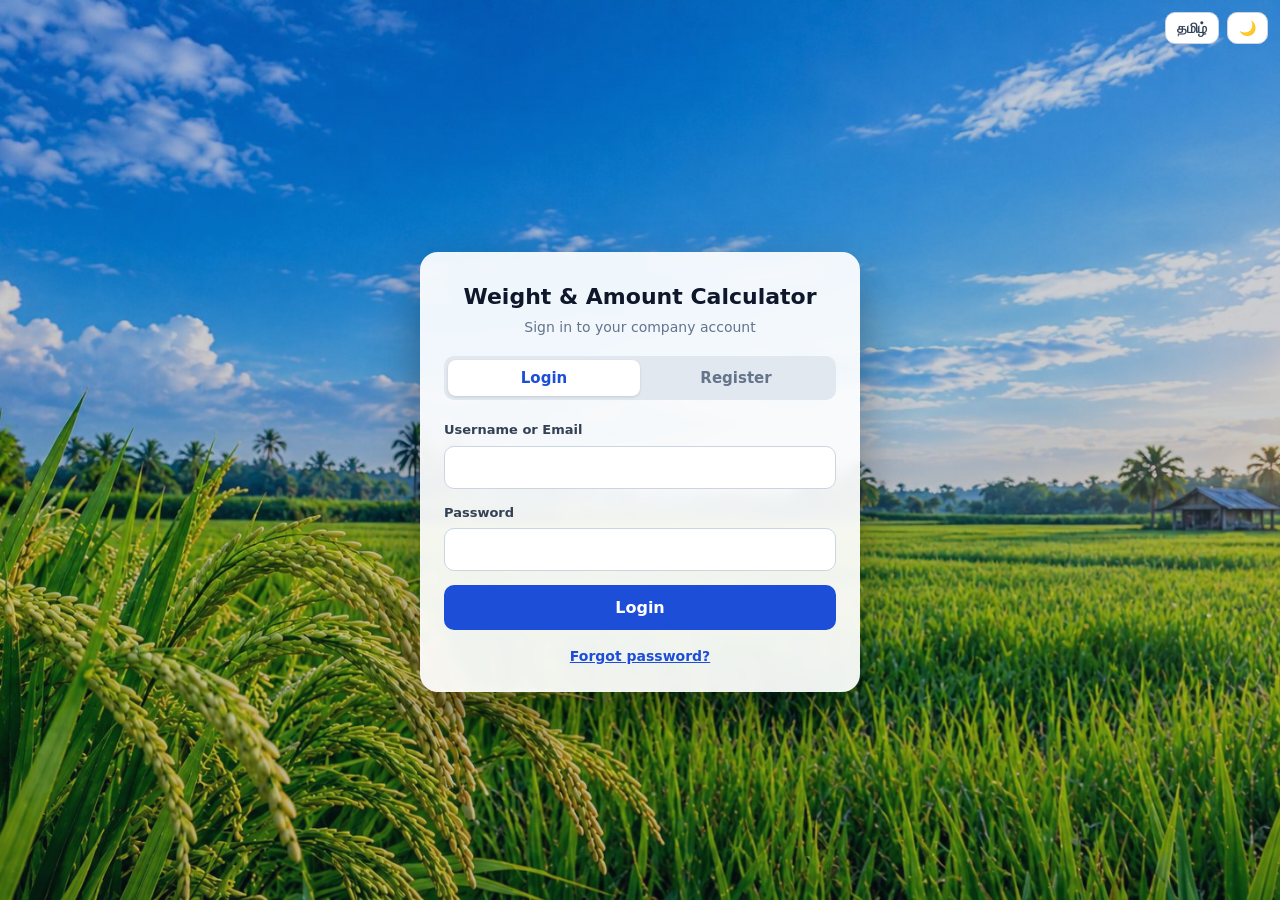
<file: index.html>
<!DOCTYPE html>
<html lang="en" data-title="title.login">
<head>
<meta charset="UTF-8">
<meta name="viewport" content="width=device-width, initial-scale=1.0">
<title>Login – Weight Calculator</title>
<link rel="stylesheet" href="style.css">
<link rel="manifest" href="manifest.webmanifest">
<meta name="theme-color" content="#0f766e">
<link rel="icon" type="image/png" href="icon-192.png">
<link rel="apple-touch-icon" href="apple-touch-icon.png">
<meta name="apple-mobile-web-app-capable" content="yes">
<meta name="mobile-web-app-capable" content="yes">
<script src="theme.js"></script>
</head>
<body>

<div class="corner">
  <button class="icon-btn" id="langBtn" type="button" data-i18n-title="lang.toggle">தமிழ்</button>
  <button class="icon-btn" id="themeBtn" type="button" data-i18n-title="theme.toggle">🌙</button>
</div>

<div class="auth-wrap">
  <div class="auth-card">
    <h1 data-i18n="app.name">Weight &amp; Amount Calculator</h1>
    <p class="sub" data-i18n="login.sub">Sign in to your company account</p>

    <div class="tabs">
      <button class="tab active" id="tabLogin" type="button" data-i18n="tab.login">Login</button>
      <button class="tab" id="tabRegister" type="button" data-i18n="tab.register">Register</button>
    </div>

    <div class="msg" id="msg"></div>

    <!-- LOGIN -->
    <form id="loginForm" autocomplete="on">
      <div class="field">
        <label for="loginUser" data-i18n="f.userOrEmail">Username or Email</label>
        <input type="text" id="loginUser" autocomplete="username" required>
      </div>
      <div class="field">
        <label for="loginPass" data-i18n="f.password">Password</label>
        <input type="password" id="loginPass" autocomplete="current-password" required>
      </div>
      <button class="btn block" type="submit" data-i18n="btn.login">Login</button>
      <div class="link-row">
        <button class="link-btn" id="forgotLink" type="button" data-i18n="link.forgot">Forgot password?</button>
      </div>
    </form>

    <!-- FORGOT PASSWORD -->
    <form id="forgotForm" class="hidden" autocomplete="on">
      <h2 data-i18n="forgot.title">Reset your password</h2>
      <p class="hint" style="margin-bottom:14px" data-i18n="forgot.help"></p>
      <div class="field">
        <label for="forgotUser" data-i18n="f.userOrEmail">Username or Email</label>
        <input type="text" id="forgotUser" autocomplete="username" required>
      </div>
      <button class="btn block" type="submit" data-i18n="btn.sendReset">Send reset link</button>
      <div class="link-row">
        <button class="link-btn" id="backLink" type="button" data-i18n="link.back">Back to login</button>
      </div>
    </form>

    <!-- REGISTER -->
    <form id="registerForm" class="hidden" autocomplete="on">
      <div class="field">
        <label for="regCompany" data-i18n="reg.company">Company Name *</label>
        <input type="text" id="regCompany" maxlength="80" required>
      </div>
      <div class="field">
        <label for="regAddress" data-i18n="reg.address">Company Address *</label>
        <textarea id="regAddress" rows="2" maxlength="160" required></textarea>
      </div>
      <div class="row-2">
        <div class="field">
          <label for="regPhone" data-i18n="reg.phone">Phone *</label>
          <input type="tel" id="regPhone" maxlength="25" autocomplete="tel" required>
        </div>
        <div class="field">
          <label for="regEmail" data-i18n="reg.email">Email *</label>
          <input type="email" id="regEmail" maxlength="80" autocomplete="email" required>
          <div class="hint" data-i18n="reg.emailHint">Used to reset your password.</div>
        </div>
      </div>
      <div class="field">
        <label for="regUser" data-i18n="reg.username">Username *</label>
        <input type="text" id="regUser" maxlength="30" autocomplete="username" required>
        <div class="hint" data-i18n="reg.usernameHint">3–30 characters: letters, numbers, dot, underscore.</div>
      </div>
      <div class="row-2">
        <div class="field">
          <label for="regPass" data-i18n="reg.password">Password *</label>
          <input type="password" id="regPass" autocomplete="new-password" required>
          <div class="hint" data-i18n="reg.passwordHint">At least 6 characters.</div>
        </div>
        <div class="field">
          <label for="regPass2" data-i18n="reg.confirm">Confirm Password *</label>
          <input type="password" id="regPass2" autocomplete="new-password" required>
        </div>
      </div>
      <button class="btn block" type="submit" data-i18n="btn.create">Create Account</button>
    </form>
  </div>
</div>

<script src="firebase-config.js"></script>
<script src="firebase-bundle.js"></script>
<script src="i18n.js"></script>
<script src="auth.js"></script>
<script>
  // Already signed in? Go straight to the calculator.
  Auth.whenReady().then(function (u) { if (u) window.location.replace("app.html"); }).catch(function () {});

  const $ = (id) => document.getElementById(id);
  const msg = $("msg");
  let lastMsg = null; // { key | text, type } so the message can be re-translated

  function show(textOrKey, type, isKey) {
    lastMsg = { v: textOrKey, type, isKey: !!isKey };
    renderMsg();
  }
  function renderMsg() {
    if (!lastMsg) return;
    msg.textContent = lastMsg.isKey ? t(lastMsg.v) : lastMsg.v;
    msg.className = "msg show " + lastMsg.type;
  }
  function clearMsg() { lastMsg = null; msg.className = "msg"; msg.textContent = ""; }
  I18N.onChange(renderMsg);

  function showForm(which) {
    $("loginForm").classList.toggle("hidden", which !== "login");
    $("forgotForm").classList.toggle("hidden", which !== "forgot");
    $("registerForm").classList.toggle("hidden", which !== "register");
    $("tabLogin").classList.toggle("active", which !== "register");
    $("tabRegister").classList.toggle("active", which === "register");
    clearMsg();
  }
  $("tabLogin").addEventListener("click", () => showForm("login"));
  $("tabRegister").addEventListener("click", () => showForm("register"));
  $("forgotLink").addEventListener("click", () => {
    const typed = $("loginUser").value;
    showForm("forgot");
    $("forgotUser").value = typed;
    $("forgotUser").focus();
  });
  $("backLink").addEventListener("click", () => showForm("login"));

  function busy(btn, on, key) {
    if (on) { btn.disabled = true; btn.textContent = t("btn.wait"); }
    else { btn.disabled = false; btn.textContent = t(key); }
  }

  $("loginForm").addEventListener("submit", async (e) => {
    e.preventDefault();
    clearMsg();
    const btn = e.target.querySelector("button[type=submit]");
    busy(btn, true);
    const res = await Auth.login($("loginUser").value, $("loginPass").value);
    if (res.ok) { window.location.href = "app.html"; return; }
    busy(btn, false, "btn.login");
    show(res.error, "err");
  });

  $("forgotForm").addEventListener("submit", async (e) => {
    e.preventDefault();
    clearMsg();
    const btn = e.target.querySelector("button[type=submit]");
    busy(btn, true);
    const res = await Auth.sendReset($("forgotUser").value);
    busy(btn, false, "btn.sendReset");
    if (res.ok) show("forgot.sent", "ok", true);
    else show(res.error, "err");
  });

  $("registerForm").addEventListener("submit", async (e) => {
    e.preventDefault();
    clearMsg();
    const username = $("regUser").value.trim();
    const pass = $("regPass").value;

    if (!/^[A-Za-z0-9_.]{3,30}$/.test(username)) return show("reg.errUser", "err", true);
    if (pass.length < 6) return show("reg.errPass", "err", true);
    if (pass !== $("regPass2").value) return show("reg.errMatch", "err", true);

    const btn = e.target.querySelector("button[type=submit]");
    btn.disabled = true; btn.textContent = t("btn.creating");

    const res = await Auth.register({
      company: $("regCompany").value,
      address: $("regAddress").value,
      phone: $("regPhone").value,
      email: $("regEmail").value,
      username,
      password: pass,
    });

    btn.disabled = false; btn.textContent = t("btn.create");
    if (!res.ok) return show(res.error, "err");

    $("registerForm").reset();
    showForm("login");
    $("loginUser").value = res.username;
    $("loginPass").focus();
    show("reg.ok", "ok", true);
  });
</script>
<script>
  if ("serviceWorker" in navigator) {
    window.addEventListener("load", function () { navigator.serviceWorker.register("sw.js").catch(function () {}); });
  }
</script>
</body>
</html>
</file>
<file: style.css>
:root {
  --bg: #f1f5f9;
  --card: #ffffff;
  --text: #0f172a;
  --muted: #64748b;
  --line: #e2e8f0;
  --primary: #1d4ed8;
  --primary-dark: #1e40af;
  --primary-text: #1d4ed8;
  --accent: #0f766e;
  --accent-dark: #115e59;
  --danger: #dc2626;
  --ok-bg: #ecfdf5;
  --ok-text: #065f46;
  --err-bg: #fef2f2;
  --err-text: #991b1b;
  --label: #334155;
  --input-bg: #ffffff;
  --input-border: #cbd5e1;
  --focus-ring: rgba(29, 78, 216, 0.15);
  --ghost-bg: #ffffff;
  --ghost-hover: #f1f5f9;
  --ghost-text: #334155;
  --ghost-border: #cbd5e1;
  --danger-border: #fecaca;
  --topbar-bg: #ffffff;
  --chip-bg: #dbeafe;
  --chip-text: #1e3a8a;
  --item-bg: #f8fafc;
  --tabs-bg: #e2e8f0;
  --tab-active-bg: #ffffff;
  --shadow: 0 1px 3px rgba(15, 23, 42, 0.08);
  --auth-bg: linear-gradient(135deg, #1e3a8a 0%, #0f172a 100%);
  --auth-overlay: linear-gradient(rgba(15, 23, 42, 0.18), rgba(15, 23, 42, 0.28));
  --r1-bg: #f0f9ff; --r1-line: #bae6fd; --r1-text: #0c4a6e; --r1-val: #075985;
  --r2-bg: #f0fdf4; --r2-line: #bbf7d0; --r2-text: #14532d; --r2-val: #166534;
  --r3-bg: #fffbeb; --r3-line: #fde68a; --r3-text: #78350f; --r3-val: #92400e;
  --disabled-bg: #f1f5f9;
  --btn-disabled: #94a3b8;
  --overlay: rgba(15, 23, 42, 0.55);
  --card-glass: rgba(255, 255, 255, 0.93);
  --radius: 14px;
  color-scheme: light;
}

:root[data-theme="dark"] {
  --bg: #0b1220;
  --card: #131c2e;
  --text: #e5e7eb;
  --muted: #94a3b8;
  --line: #243049;
  --primary: #2563eb;
  --primary-dark: #1d4ed8;
  --primary-text: #93c5fd;
  --accent: #0f766e;
  --accent-dark: #0d9488;
  --danger: #f87171;
  --ok-bg: #052e22;
  --ok-text: #6ee7b7;
  --err-bg: #3b1313;
  --err-text: #fca5a5;
  --label: #cbd5e1;
  --input-bg: #0f172a;
  --input-border: #334155;
  --focus-ring: rgba(96, 165, 250, 0.3);
  --ghost-bg: #131c2e;
  --ghost-hover: #1b2740;
  --ghost-text: #e2e8f0;
  --ghost-border: #334155;
  --danger-border: #7f1d1d;
  --topbar-bg: #131c2e;
  --chip-bg: #1e3a8a;
  --chip-text: #dbeafe;
  --item-bg: #0f172a;
  --tabs-bg: #0f172a;
  --tab-active-bg: #1e293b;
  --shadow: 0 1px 3px rgba(0, 0, 0, 0.5);
  --auth-bg: linear-gradient(135deg, #0b1220 0%, #020617 100%);
  --auth-overlay: linear-gradient(rgba(2, 6, 23, 0.62), rgba(2, 6, 23, 0.72));
  --r1-bg: #0c2338; --r1-line: #134b6b; --r1-text: #bae6fd; --r1-val: #7dd3fc;
  --r2-bg: #0b2a1a; --r2-line: #14532d; --r2-text: #bbf7d0; --r2-val: #86efac;
  --r3-bg: #2b2108; --r3-line: #6b4e0a; --r3-text: #fde68a; --r3-val: #fcd34d;
  --disabled-bg: #1e293b;
  --btn-disabled: #475569;
  --overlay: rgba(0, 0, 0, 0.65);
  --card-glass: rgba(19, 28, 46, 0.92);
  color-scheme: dark;
}

* { box-sizing: border-box; margin: 0; padding: 0; }

body {
  background: var(--bg);
  color: var(--text);
  font-family: "Segoe UI", system-ui, -apple-system, "Noto Sans Tamil", "Nirmala UI", "Latha", Arial, sans-serif;
  line-height: 1.5;
  min-height: 100vh;
}

button { font-family: inherit; cursor: pointer; }
input, textarea { font-family: inherit; }

/* ---------- shared form pieces ---------- */
label {
  display: block;
  font-size: 13px;
  font-weight: 600;
  color: var(--label);
  margin-bottom: 6px;
}

input[type="text"],
input[type="password"],
input[type="email"],
input[type="tel"],
input[type="number"],
input[type="search"],
textarea {
  width: 100%;
  padding: 11px 13px;
  font-size: 16px;
  border: 1.5px solid var(--input-border);
  border-radius: 10px;
  background: var(--input-bg);
  color: var(--text);
  outline: none;
  transition: border-color 0.15s, box-shadow 0.15s;
}

input::placeholder, textarea::placeholder { color: var(--muted); opacity: 0.8; }

input:focus, textarea:focus {
  border-color: var(--primary);
  box-shadow: 0 0 0 3px var(--focus-ring);
}

input:disabled { background: var(--disabled-bg); cursor: not-allowed; }

.field { margin-bottom: 14px; }
.row-2 { display: grid; grid-template-columns: 1fr 1fr; gap: 12px; }

.btn {
  border: none;
  border-radius: 10px;
  padding: 11px 18px;
  font-size: 15px;
  font-weight: 600;
  background: var(--primary);
  color: #fff;
  transition: background 0.15s, transform 0.08s;
}
.btn:hover { background: var(--primary-dark); }
.btn:active { transform: scale(0.98); }
.btn:disabled { background: var(--btn-disabled); cursor: not-allowed; }
.btn.green { background: var(--accent); }
.btn.green:hover { background: var(--accent-dark); }
.btn.ghost {
  background: var(--ghost-bg);
  color: var(--ghost-text);
  border: 1.5px solid var(--ghost-border);
}
.btn.ghost:hover { background: var(--ghost-hover); }
.btn.danger-ghost {
  background: var(--ghost-bg);
  color: var(--danger);
  border: 1.5px solid var(--danger-border);
}
.btn.danger-ghost:hover { background: var(--err-bg); }
.btn.block { width: 100%; padding: 13px; font-size: 16px; }
.btn.small { padding: 7px 12px; font-size: 13px; }

.icon-btn {
  border: 1.5px solid var(--ghost-border);
  background: var(--ghost-bg);
  color: var(--ghost-text);
  border-radius: 10px;
  padding: 6px 11px;
  font-size: 14px;
  font-weight: 600;
  line-height: 1.3;
  min-width: 40px;
}
.icon-btn:hover { background: var(--ghost-hover); }

.msg {
  border-radius: 10px;
  padding: 10px 13px;
  font-size: 14px;
  margin-bottom: 14px;
  display: none;
}
.msg.show { display: block; }
.msg.ok { background: var(--ok-bg); color: var(--ok-text); }
.msg.err { background: var(--err-bg); color: var(--err-text); }

.hidden { display: none !important; }

.hint { font-size: 12px; color: var(--muted); margin-top: 4px; }
.opt { font-weight: 400; color: var(--muted); }

/* ---------- login / register page ---------- */
.auth-wrap {
  min-height: 100vh;
  display: flex;
  align-items: center;
  justify-content: center;
  padding: 64px 14px 20px;
  background: var(--auth-overlay), url("login-bg.jpg") center / cover no-repeat, var(--auth-bg);
}

.corner {
  position: fixed;
  top: 12px;
  right: 12px;
  display: flex;
  gap: 8px;
  z-index: 20;
}

.auth-card {
  width: 100%;
  max-width: 440px;
  background: var(--card-glass, var(--card));
  -webkit-backdrop-filter: blur(6px);
  backdrop-filter: blur(6px);
  border-radius: 18px;
  padding: 28px 24px 24px;
  box-shadow: 0 24px 50px rgba(0, 0, 0, 0.35);
}

.auth-card h1 { font-size: 22px; text-align: center; }
.auth-card h2 { font-size: 18px; margin-bottom: 6px; }
.auth-card .sub {
  text-align: center;
  color: var(--muted);
  font-size: 14px;
  margin: 4px 0 18px;
}

.tabs {
  display: grid;
  grid-template-columns: 1fr 1fr;
  background: var(--tabs-bg);
  border-radius: 10px;
  padding: 4px;
  margin-bottom: 20px;
}
.tab {
  border: none;
  background: transparent;
  padding: 9px;
  border-radius: 8px;
  font-size: 15px;
  font-weight: 600;
  color: var(--muted);
}
.tab.active {
  background: var(--tab-active-bg);
  color: var(--primary-text);
  box-shadow: 0 1px 3px rgba(0, 0, 0, 0.12);
}

.link-btn {
  background: none;
  border: none;
  color: var(--primary-text);
  font-size: 14px;
  font-weight: 600;
  padding: 4px 0;
  text-decoration: underline;
}
.link-row { text-align: center; margin-top: 14px; }

/* ---------- top bar ---------- */
.topbar {
  background: var(--topbar-bg);
  border-bottom: 1px solid var(--line);
  position: sticky;
  top: 0;
  z-index: 10;
}
.topbar-inner {
  max-width: 980px;
  margin: 0 auto;
  padding: 12px 16px;
  display: flex;
  align-items: center;
  justify-content: space-between;
  gap: 12px;
}
.company { font-size: 20px; font-weight: 700; color: var(--primary-text); word-break: break-word; }
.company-sub { font-size: 12px; color: var(--muted); }
.topbar-actions { display: flex; align-items: center; gap: 8px; flex-shrink: 0; flex-wrap: wrap; justify-content: flex-end; }
.user-chip { font-size: 13px; color: var(--muted); }
.per-chip {
  font-size: 13px;
  color: var(--chip-text);
  background: var(--chip-bg);
  border-radius: 999px;
  padding: 6px 12px;
  white-space: nowrap;
}
.per-chip strong { font-weight: 700; }

.container { max-width: 980px; margin: 0 auto; padding: 18px 16px 60px; }

.hero {
  display: flex;
  align-items: stretch;
  justify-content: space-between;
  gap: 16px;
  margin-bottom: 18px;
}
.hero h1 { font-size: 24px; }
.hero p { color: var(--muted); font-size: 14px; margin-top: 4px; }

.per-card {
  min-width: 220px;
  background: linear-gradient(135deg, #1d4ed8, #1e3a8a);
  color: #fff;
  border-radius: var(--radius);
  padding: 14px 18px;
  text-align: right;
  box-shadow: 0 8px 20px rgba(29, 78, 216, 0.3);
}
.per-card .label { font-size: 12px; opacity: 0.85; letter-spacing: 0.04em; text-transform: uppercase; margin: 0; color: #fff; }
.per-card .value { font-size: 28px; font-weight: 700; line-height: 1.2; }
.per-card .unit { font-size: 13px; opacity: 0.85; }

.sync { font-size: 12px; color: var(--muted); margin-top: 6px; min-height: 18px; }
.sync.ok { color: #16a34a; }
.sync.warn { color: #d97706; }

.badge {
  display: inline-block;
  margin-top: 8px;
  font-size: 12px;
  font-weight: 600;
  color: var(--r3-text);
  background: var(--r3-bg);
  border: 1px solid var(--r3-line);
  border-radius: 999px;
  padding: 3px 11px;
}

.card {
  background: var(--card);
  border-radius: var(--radius);
  padding: 18px;
  margin-bottom: 16px;
  box-shadow: var(--shadow);
}
.card h2 {
  font-size: 16px;
  margin-bottom: 12px;
  display: flex;
  align-items: center;
  gap: 10px;
}
.step {
  width: 26px; height: 26px;
  border-radius: 50%;
  background: var(--primary);
  color: #fff;
  font-size: 13px;
  display: inline-flex;
  align-items: center;
  justify-content: center;
  flex-shrink: 0;
}

.add-row { display: flex; gap: 10px; }
.add-row input { flex: 1; }

.counter { font-size: 13px; color: var(--muted); margin: 10px 0 8px; display: flex; justify-content: space-between; gap: 10px; }

.items {
  display: grid;
  grid-template-columns: repeat(auto-fill, minmax(150px, 1fr));
  gap: 8px;
  max-height: 300px;
  overflow-y: auto;
  padding: 2px;
}
.item {
  display: flex;
  align-items: center;
  gap: 8px;
  background: var(--item-bg);
  border: 1px solid var(--line);
  border-radius: 10px;
  padding: 7px 8px 7px 10px;
  font-size: 14px;
}
.item .no { color: var(--muted); font-size: 12px; min-width: 24px; }
.item .w { flex: 1; font-weight: 600; }
.item button {
  border: none;
  background: transparent;
  color: var(--danger);
  font-size: 18px;
  line-height: 1;
  padding: 2px 6px;
  border-radius: 6px;
}
.item button:hover { background: var(--err-bg); }
.empty { color: var(--muted); font-size: 14px; padding: 10px 2px; grid-column: 1 / -1; }

.actions { display: flex; flex-wrap: wrap; gap: 10px; margin-top: 14px; align-items: center; }

.result {
  margin-top: 14px;
  background: var(--r1-bg);
  border: 1px solid var(--r1-line);
  border-radius: 12px;
  padding: 12px 16px;
  display: flex;
  justify-content: space-between;
  align-items: baseline;
  gap: 10px;
}
.result .rl { font-size: 14px; color: var(--r1-text); font-weight: 600; }
.result .rv { font-size: 24px; font-weight: 700; color: var(--r1-val); text-align: right; }
.result.total { background: var(--r2-bg); border-color: var(--r2-line); }
.result.total .rl { color: var(--r2-text); }
.result.total .rv { color: var(--r2-val); }
.result.split { background: var(--r3-bg); border-color: var(--r3-line); }
.result.split .rl { color: var(--r3-text); }
.result.split .rv { color: var(--r3-val); }

.footer-actions { display: flex; flex-wrap: wrap; gap: 10px; }

/* ---------- bill history ---------- */
.search-row { display: flex; align-items: center; gap: 12px; margin-bottom: 14px; }
.search-row input { flex: 1; }
.search-row .count { font-size: 13px; color: var(--muted); white-space: nowrap; }

.bill {
  background: var(--card);
  border-radius: var(--radius);
  box-shadow: var(--shadow);
  padding: 14px 16px;
  margin-bottom: 12px;
}
.bill-top { display: flex; justify-content: space-between; align-items: baseline; gap: 10px; flex-wrap: wrap; }
.bill-no { font-weight: 700; font-size: 16px; color: var(--primary-text); }
.bill-date { font-size: 12px; color: var(--muted); margin-left: 8px; font-weight: 400; }
.bill-amount { font-weight: 700; font-size: 18px; color: var(--r2-val); }
.bill-customer { margin-top: 2px; font-size: 14px; word-break: break-word; }
.bill-customer.none { color: var(--muted); }
.bill-meta { display: flex; flex-wrap: wrap; gap: 6px 22px; margin-top: 8px; font-size: 13px; color: var(--muted); }
.bill-meta strong { color: var(--text); font-weight: 600; }
.bill-actions { display: flex; flex-wrap: wrap; gap: 8px; margin-top: 12px; }

/* ---------- modal ---------- */
.overlay {
  position: fixed;
  inset: 0;
  background: var(--overlay);
  display: flex;
  align-items: center;
  justify-content: center;
  padding: 16px;
  z-index: 50;
}
.modal {
  width: 100%;
  max-width: 400px;
  background: var(--card);
  color: var(--text);
  border-radius: 16px;
  padding: 22px 20px 18px;
  box-shadow: 0 24px 50px rgba(0, 0, 0, 0.4);
}
.modal h2 { font-size: 18px; margin-bottom: 14px; }
.modal .modal-actions { display: flex; gap: 10px; justify-content: flex-end; margin-top: 6px; }

@media (max-width: 640px) {
  .hero { flex-direction: column; }
  .per-card { min-width: 0; }
  .row-2 { grid-template-columns: 1fr; }
  .user-chip { display: none; }
  .topbar-inner { flex-wrap: wrap; }
  .topbar-actions { width: 100%; flex-shrink: 1; justify-content: flex-start; }
  .per-chip { font-size: 12px; padding: 5px 10px; }
  .company { font-size: 17px; }
  .result .rv { font-size: 20px; }
  .search-row { flex-wrap: wrap; }
}
</file>
